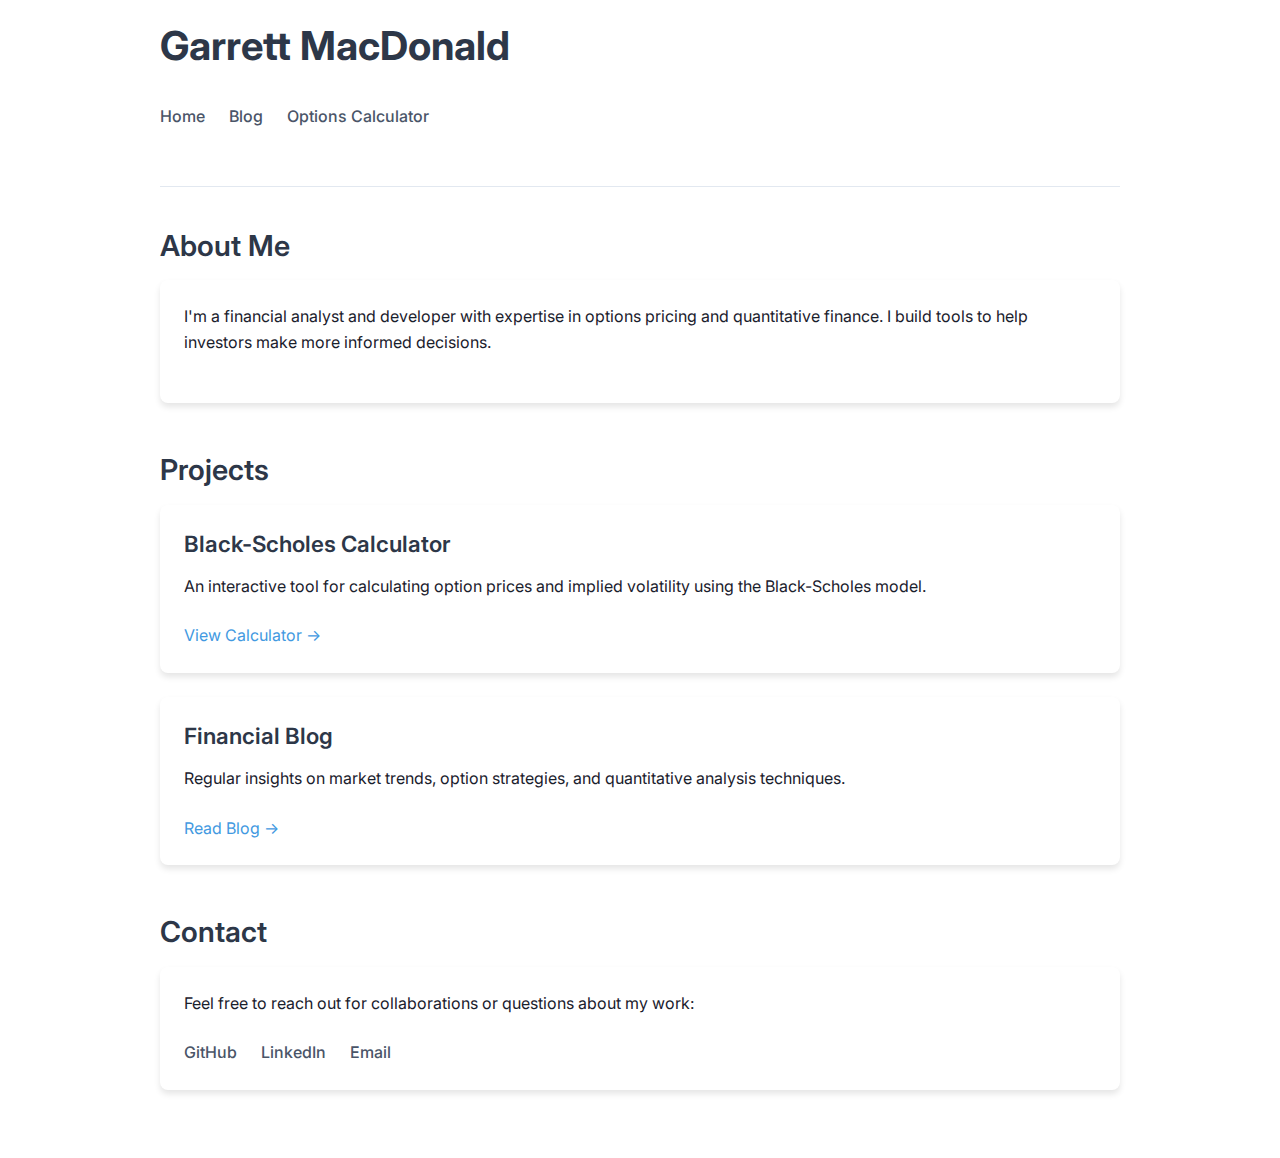
<file: index.html>
<!DOCTYPE html>
<html lang="en">
<head>
    <meta charset="UTF-8">
    <meta name="viewport" content="width=device-width, initial-scale=1.0">
    <title>Garrett MacDonald - Personal Website</title>
    <link rel="stylesheet" href="/styles/modern.css">
    <link rel="preconnect" href="https://fonts.googleapis.com">
    <link rel="preconnect" href="https://fonts.gstatic.com" crossorigin>
    <link href="https://fonts.googleapis.com/css2?family=Inter:wght@400;500;600;700&display=swap" rel="stylesheet">
</head>
<body>
    <!-- Header will be inserted here by header.js -->
    
    <section>
        <h2>About Me</h2>
        <div class="card">
            <p>I'm a financial analyst and developer with expertise in options pricing and quantitative finance. I build tools to help investors make more informed decisions.</p>
        </div>
    </section>
    
    <section>
        <h2>Projects</h2>
        <div class="card">
            <h3>Black-Scholes Calculator</h3>
            <p>An interactive tool for calculating option prices and implied volatility using the Black-Scholes model.</p>
            <a href="/calculator">View Calculator →</a>
        </div>
        
        <div class="card">
            <h3>Financial Blog</h3>
            <p>Regular insights on market trends, option strategies, and quantitative analysis techniques.</p>
            <a href="/blog">Read Blog →</a>
        </div>
    </section>
    
    <section>
        <h2>Contact</h2>
        <div class="card">
            <p>Feel free to reach out for collaborations or questions about my work:</p>
            <div class="social-links">
                <a href="https://github.com/yourusername">GitHub</a>
                <a href="https://linkedin.com/in/yourusername">LinkedIn</a>
                <a href="mailto:your.email@example.com">Email</a>
            </div>
        </div>
    </section>

    <script src="/components/header.js"></script>
</body>
</html>
</file>
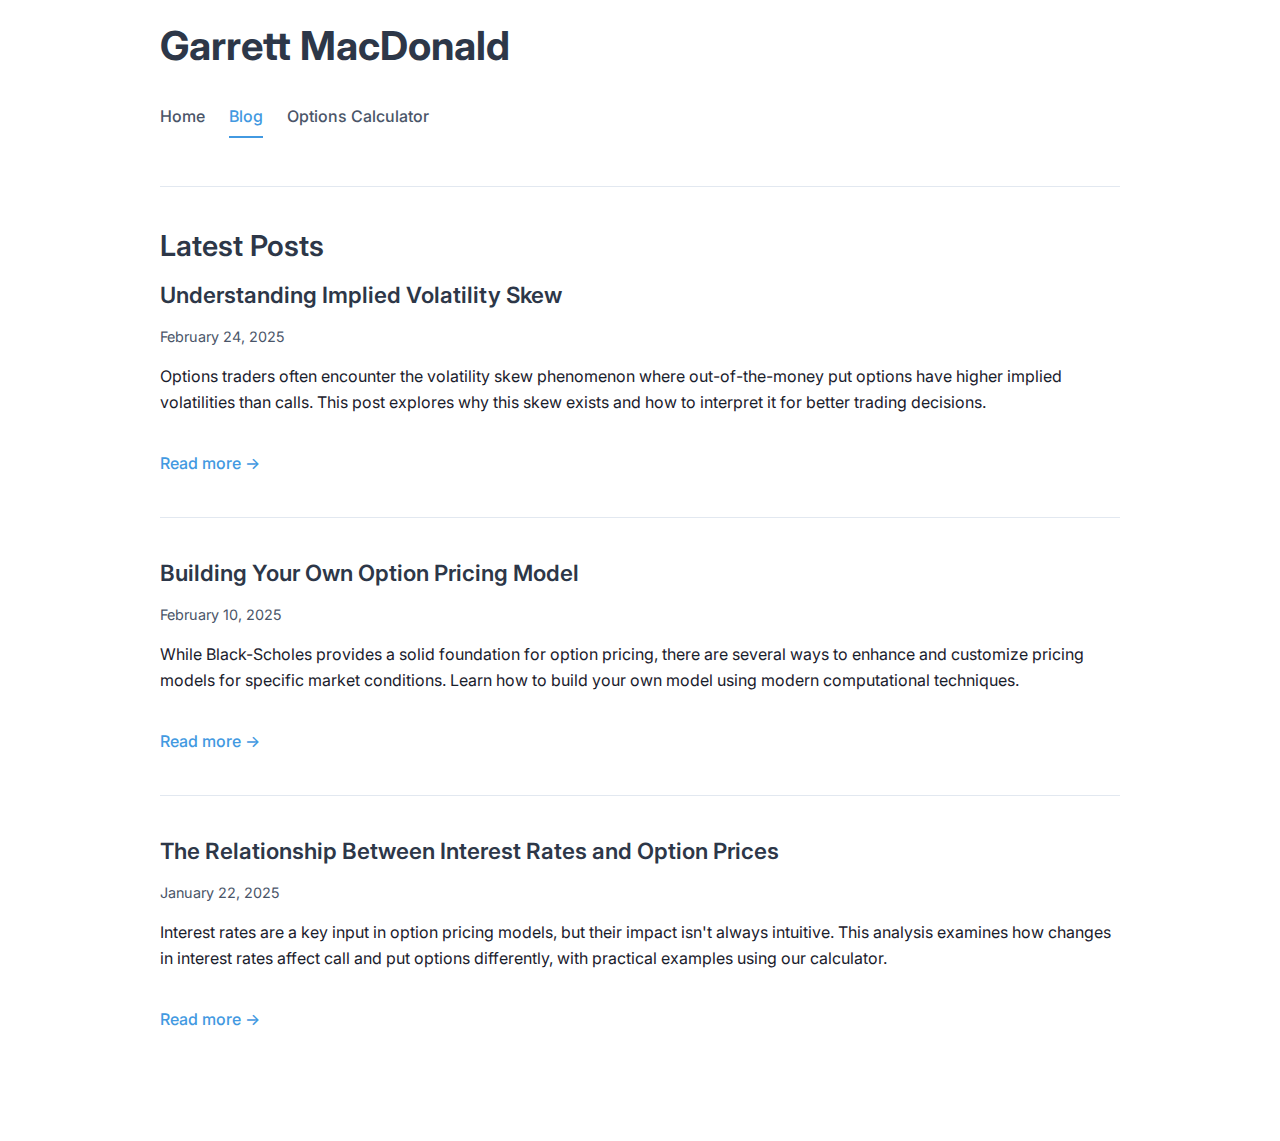
<file: blog/index.html>
<!DOCTYPE html>
<html lang="en">
<head>
    <meta charset="UTF-8">
    <meta name="viewport" content="width=device-width, initial-scale=1.0">
    <title>Garrett MacDonald - Blog</title>
    <link rel="stylesheet" href="/styles/modern.css">
    <link rel="preconnect" href="https://fonts.googleapis.com">
    <link rel="preconnect" href="https://fonts.gstatic.com" crossorigin>
    <link href="https://fonts.googleapis.com/css2?family=Inter:wght@400;500;600;700&display=swap" rel="stylesheet">
</head>
<body>
    <!-- Header will be inserted here by header.js -->
    
    <section>
        <h2>Latest Posts</h2>
        
        <!-- Example blog post -->
        <article class="blog-post">
            <h3>Understanding Implied Volatility Skew</h3>
            <div class="blog-date">February 24, 2025</div>
            <div class="blog-preview">
                <p>Options traders often encounter the volatility skew phenomenon where out-of-the-money put options have higher implied volatilities than calls. This post explores why this skew exists and how to interpret it for better trading decisions.</p>
                <a href="/blog/volatility-skew">Read more →</a>
            </div>
        </article>
        
        <!-- Second blog post example -->
        <article class="blog-post">
            <h3>Building Your Own Option Pricing Model</h3>
            <div class="blog-date">February 10, 2025</div>
            <div class="blog-preview">
                <p>While Black-Scholes provides a solid foundation for option pricing, there are several ways to enhance and customize pricing models for specific market conditions. Learn how to build your own model using modern computational techniques.</p>
                <a href="/blog/custom-pricing-models">Read more →</a>
            </div>
        </article>
        
        <!-- Third blog post example -->
        <article class="blog-post">
            <h3>The Relationship Between Interest Rates and Option Prices</h3>
            <div class="blog-date">January 22, 2025</div>
            <div class="blog-preview">
                <p>Interest rates are a key input in option pricing models, but their impact isn't always intuitive. This analysis examines how changes in interest rates affect call and put options differently, with practical examples using our calculator.</p>
                <a href="/blog/interest-rates-options">Read more →</a>
            </div>
        </article>
    </section>

    <script src="/components/header.js"></script>
</body>
</html>
</file>
<file: styles/modern.css>
/* Modern Stylesheet for Garrett MacDonald's Website */

:root {
  --primary-color: #2d3748;
  --secondary-color: #4a5568;
  --accent-color: #4299e1;
  --background-color: #ffffff;
  --text-color: #1a202c;
  --light-gray: #e2e8f0;
  --card-shadow: 0 4px 6px rgba(0, 0, 0, 0.1);
  --transition-speed: 0.3s;
}

* {
  box-sizing: border-box;
  margin: 0;
  padding: 0;
}

body {
  font-family: 'Inter', -apple-system, BlinkMacSystemFont, 'Segoe UI', Roboto, Oxygen, Ubuntu, Cantarell, sans-serif;
  line-height: 1.6;
  color: var(--text-color);
  background-color: var(--background-color);
  max-width: 1000px;
  margin: 0 auto;
  padding: 20px;
}

h1, h2, h3, h4, h5, h6 {
  font-weight: 600;
  line-height: 1.3;
  margin-bottom: 1rem;
  color: var(--primary-color);
}

h1 {
  font-size: 2.5rem;
  margin-bottom: 0.5rem;
}

h2 {
  font-size: 1.8rem;
  margin-top: 2rem;
}

h3 {
  font-size: 1.4rem;
}

p {
  margin-bottom: 1.5rem;
}

a {
  color: var(--accent-color);
  text-decoration: none;
  transition: color var(--transition-speed);
}

a:hover {
  color: var(--primary-color);
}

/* Header Styles */
header {
  margin-bottom: 2.5rem;
  padding-bottom: 1.5rem;
  border-bottom: 1px solid var(--light-gray);
}

header h1 {
  font-weight: 700;
  text-align: left;
}

nav {
  display: flex;
  gap: 1.5rem;
  margin: 1.5rem 0;
  flex-wrap: wrap;
}

nav a {
  color: var(--secondary-color);
  font-weight: 500;
  padding: 0.5rem 0;
  position: relative;
}

nav a::after {
  content: '';
  position: absolute;
  width: 0;
  height: 2px;
  bottom: 0;
  left: 0;
  background-color: var(--accent-color);
  transition: width var(--transition-speed);
}

nav a:hover::after, nav a.active::after {
  width: 100%;
}

nav a.active {
  color: var(--accent-color);
}

/* Section Styles */
section {
  margin-bottom: 3rem;
}

/* Card and Box Styles */
.card {
  background-color: var(--background-color);
  border-radius: 8px;
  box-shadow: var(--card-shadow);
  padding: 1.5rem;
  margin-bottom: 1.5rem;
  transition: transform var(--transition-speed), box-shadow var(--transition-speed);
}

.card:hover {
  transform: translateY(-5px);
  box-shadow: 0 10px 15px rgba(0, 0, 0, 0.1);
}

/* Blog Styles */
.blog-post {
  margin-bottom: 2.5rem;
  padding-bottom: 2.5rem;
  border-bottom: 1px solid var(--light-gray);
}

.blog-post:last-child {
  border-bottom: none;
}

.blog-date {
  color: var(--secondary-color);
  font-size: 0.9rem;
  margin-bottom: 0.75rem;
}

.blog-preview {
  margin-top: 1rem;
}

.blog-preview a {
  display: inline-block;
  margin-top: 0.75rem;
  font-weight: 500;
}

/* Calculator Styles */
.calculator {
  background: #f8fafc;
  padding: 1.5rem;
  border-radius: 8px;
  box-shadow: var(--card-shadow);
  margin-top: 1.5rem;
}

.input-group {
  display: grid;
  grid-template-columns: 1fr 1fr;
  gap: 1rem;
  margin-bottom: 1rem;
}

.input-group.three-col {
  grid-template-columns: 1fr 1fr 1fr;
}

.input-field {
  margin-bottom: 1rem;
}

.calculator input {
  width: 100%;
  padding: 0.75rem;
  margin: 0.5rem 0;
  border: 1px solid var(--light-gray);
  border-radius: 4px;
  transition: border-color var(--transition-speed);
}

.calculator input:focus {
  outline: none;
  border-color: var(--accent-color);
}

.calculator label {
  display: block;
  margin-top: 0.5rem;
  font-weight: 500;
  color: var(--secondary-color);
}

.result, .explanation {
  margin-top: 1.5rem;
  padding: 1.5rem;
  background: var(--background-color);
  border-radius: 8px;
  box-shadow: var(--card-shadow);
}

/* Contact and Social Links */
.social-links {
  display: flex;
  gap: 1.5rem;
  flex-wrap: wrap;
}

.social-links a {
  display: inline-flex;
  align-items: center;
  color: var(--secondary-color);
  font-weight: 500;
  transition: color var(--transition-speed);
}

.social-links a:hover {
  color: var(--accent-color);
}

/* Responsive Styles */
@media (max-width: 768px) {
  body {
    padding: 15px;
  }
  
  h1 {
    font-size: 2rem;
  }
  
  h2 {
    font-size: 1.5rem;
  }
  
  .input-group, .input-group.three-col {
    grid-template-columns: 1fr;
  }
}

@media (max-width: 480px) {
  nav {
    flex-direction: column;
    gap: 0.75rem;
  }
  
  .social-links {
    flex-direction: column;
    gap: 1rem;
  }
}

/* Dark Mode - Optional, can be enabled with a toggle */
@media (prefers-color-scheme: dark) {
  :root {
    --primary-color: #e2e8f0;
    --secondary-color: #a0aec0;
    --accent-color: #63b3ed;
    --background-color: #1a202c;
    --text-color: #e2e8f0;
    --light-gray: #2d3748;
    --card-shadow: 0 4px 6px rgba(0, 0, 0, 0.3);
  }
}
</file>
